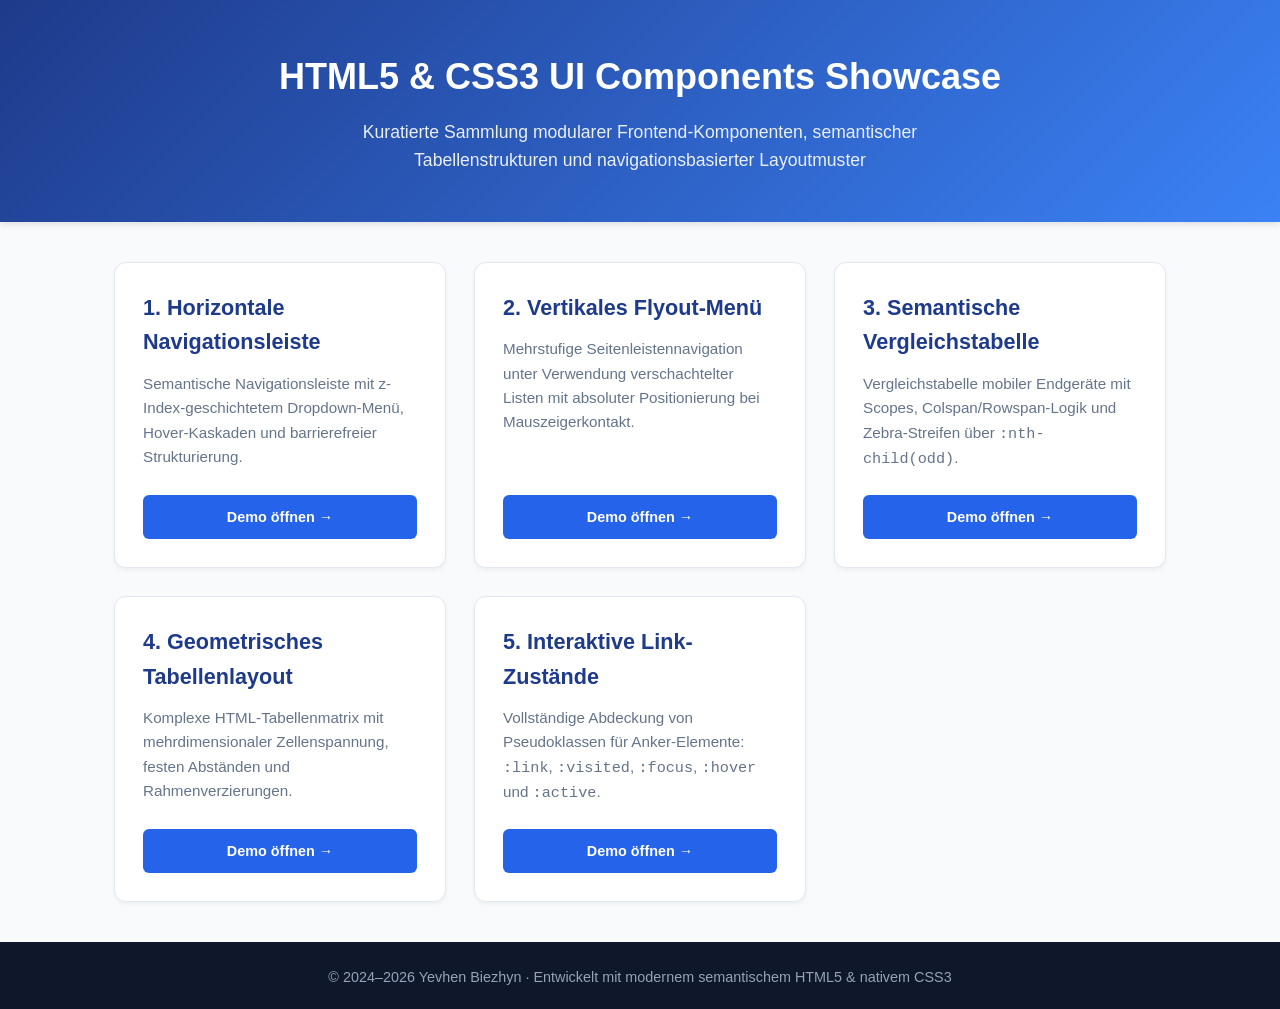
<file: index.html>
<!DOCTYPE html>
<html lang="de">
<head>
    <meta charset="UTF-8">
    <meta name="viewport" content="width=device-width, initial-scale=1.0">
    <title>HTML5 &amp; CSS3 UI Components Showcase</title>
    <link rel="stylesheet" href="css/portal.css">
</head>
<body>
    <header class="header">
        <h1>HTML5 &amp; CSS3 UI Components Showcase</h1>
        <p>Kuratierte Sammlung modularer Frontend-Komponenten, semantischer Tabellenstrukturen und navigationsbasierter Layoutmuster</p>
    </header>

    <main class="container">
        <section class="card-grid">
            <article class="card">
                <h2>1. Horizontale Navigationsleiste</h2>
                <p>Semantische Navigationsleiste mit z-Index-geschichtetem Dropdown-Menü, Hover-Kaskaden und barrierefreier Strukturierung.</p>
                <a href="pages/horizontal-navbar.html" class="btn">Demo öffnen &rarr;</a>
            </article>

            <article class="card">
                <h2>2. Vertikales Flyout-Menü</h2>
                <p>Mehrstufige Seitenleistennavigation unter Verwendung verschachtelter Listen mit absoluter Positionierung bei Mauszeigerkontakt.</p>
                <a href="pages/vertical-menu.html" class="btn">Demo öffnen &rarr;</a>
            </article>

            <article class="card">
                <h2>3. Semantische Vergleichstabelle</h2>
                <p>Vergleichstabelle mobiler Endgeräte mit Scopes, Colspan/Rowspan-Logik und Zebra-Streifen über <code>:nth-child(odd)</code>.</p>
                <a href="pages/device-comparison.html" class="btn">Demo öffnen &rarr;</a>
            </article>

            <article class="card">
                <h2>4. Geometrisches Tabellenlayout</h2>
                <p>Komplexe HTML-Tabellenmatrix mit mehrdimensionaler Zellenspannung, festen Abständen und Rahmenverzierungen.</p>
                <a href="pages/complex-grid-table.html" class="btn">Demo öffnen &rarr;</a>
            </article>

            <article class="card">
                <h2>5. Interaktive Link-Zustände</h2>
                <p>Vollständige Abdeckung von Pseudoklassen für Anker-Elemente: <code>:link</code>, <code>:visited</code>, <code>:focus</code>, <code>:hover</code> und <code>:active</code>.</p>
                <a href="pages/interactive-links.html" class="btn">Demo öffnen &rarr;</a>
            </article>
        </section>
    </main>

    <footer class="footer">
        <p>&copy; 2024–2026 Yevhen Biezhyn &middot; Entwickelt mit modernem semantischem HTML5 &amp; nativem CSS3</p>
    </footer>
</body>
</html>
</file>
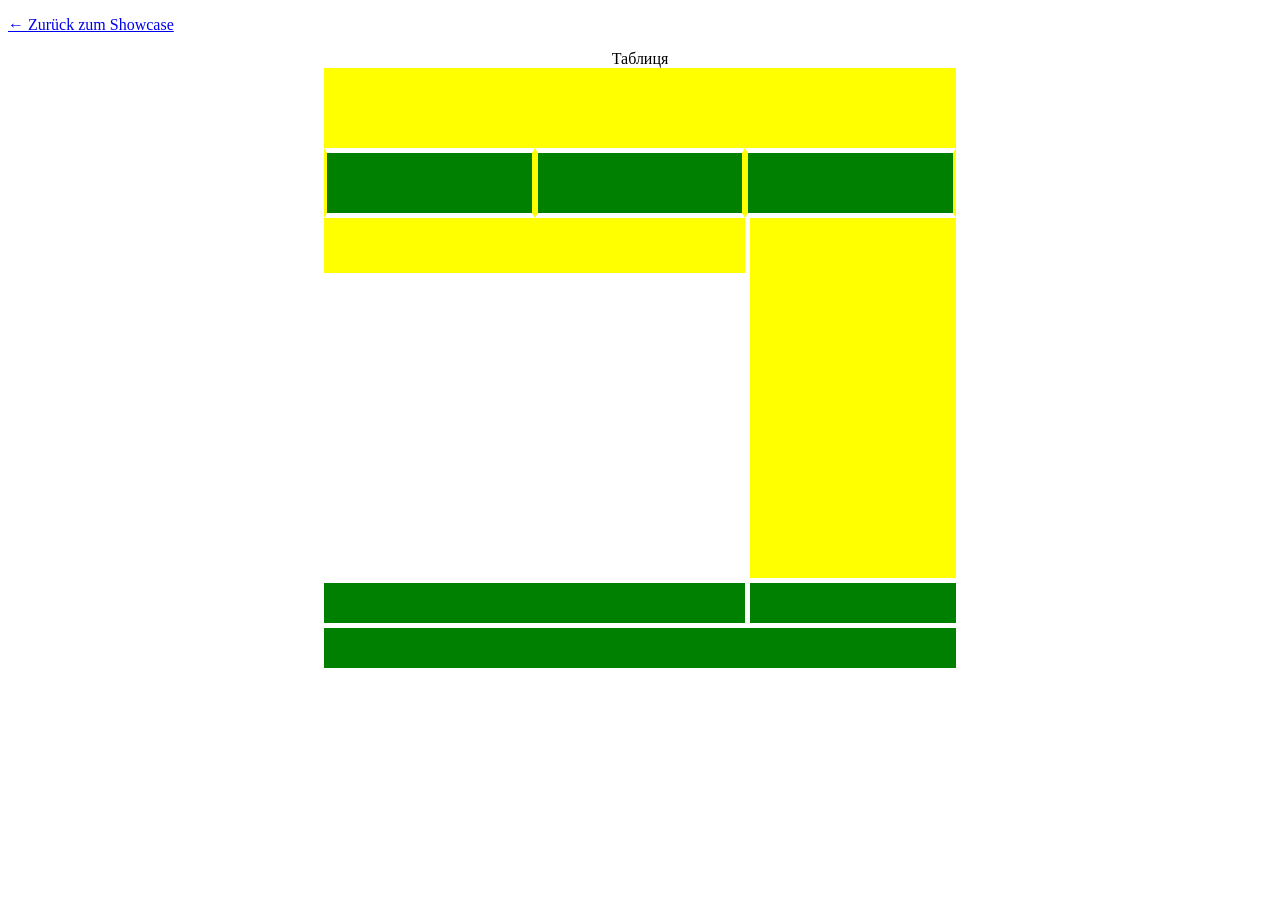
<file: pages/complex-grid-table.html>
<!DOCTYPE html>
<html>
    <head>
        <TITLE>Бєжин Є. В.</TITLE>
        <meta http-equiv="Content-Type" content="text/html; charset=UTF-8">
        <link rel="stylesheet" href="../css/table-layout.css">
    </head>
    <body>
        <p><a href="../index.html">&larr; Zurück zum Showcase</a></p>
        <table>
            <caption>Таблиця</caption>
            <thead>
                <tr>
                    <th colspan="3" class="yellow_top_cell"></th>
                </tr>
                <tr>
                    <th class="green_cell1"></th>
                    <th class="green_cell1"></th>
                    <th class="green_cell1"></th>
                </tr>
            </thead>
            <tbody>
                <tr>
                    <th colspan="2" class="yellow_header_cell">
                    </th>
                    <td class="yellow_cell1"></td>
                </tr>
                <tr>
                    <td rowspan="5" class="white_area_cell"></td>
                    <td rowspan="5" class="white_area_cell"></td>
                    <td class="yellow_cell1"></td>
                </tr>
                <tr>
                    <td class="yellow_cell1"></td>
                </tr>
                <tr>
                    <td class="yellow_cell1"></td>
                </tr>
                <tr>
                    <td class="yellow_cell1"></td>
                </tr>
                <tr>
                    <td class="yellow_cell1"></td>
                </tr>
                <tr>
                    <td colspan="2" class="bottom_green_cell1"></td>
                    <td class="bottom_green_cell2"></td>
                </tr>
                <tr>
                    <th colspan="3" class="green_top_cell"></th>
                </tr>
            </tbody>
        </table>
    </body>
</html>
</file>
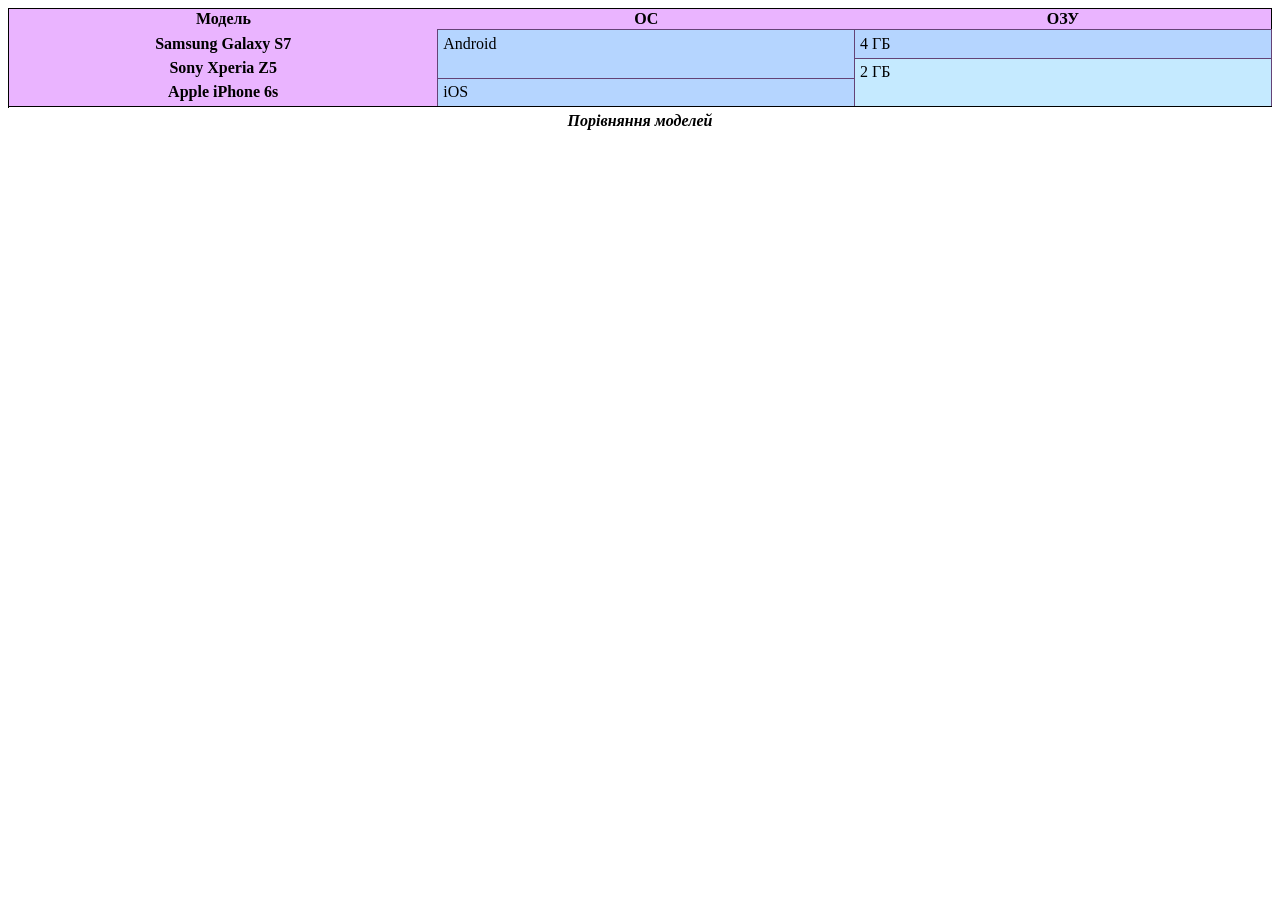
<file: pages/device-comparison.html>
<!DOCTYPE html>
<html>
    <head>
        <TITLE>Бєжин Є. В.</TITLE>
        <meta http-equiv="Content-Type" content="text/html; charset=UTF-8">
        <link rel="stylesheet" href="../css/comparison.css">
    </head>
    <body>
        <table summary="показники ефективності">
            <caption>Порівняння моделей</caption>
            <thead>
                <tr>
                    <th scope="col">Модель</th>
                    <th scope="col">ОС</th>
                    <th scope="col">ОЗУ</th>
                </tr>
            </thead>
            <tbody>
                <tr>
                    <th scope="row">Samsung Galaxy S7</th>
                    <td rowspan="2">Android</td>
                    <td>4 ГБ</td>
                </tr>
                <tr>
                    <th scope="row">Sony Xperia Z5</th>
                    <td rowspan="2">2 ГБ</td>
                </tr>
                <tr>
                    <th scope="row">Apple iPhone 6s</th>
                    <td>iOS</td>
                </tr>
                <tr>
                </tr>
            </tbody>
        </table>
    </body>
</html>
</file>
<file: css/portal.css>
* {
    box-sizing: border-box;
    margin: 0;
    padding: 0;
}

body {
    font-family: -apple-system, BlinkMacSystemFont, "Segoe UI", Roboto, Helvetica, Arial, sans-serif;
    background-color: #f8fafc;
    color: #1e293b;
    line-height: 1.6;
    display: flex;
    flex-direction: column;
    min-height: 100vh;
}

.header {
    background: linear-gradient(135deg, #1e3a8a, #3b82f6);
    color: #ffffff;
    text-align: center;
    padding: 3rem 1.5rem;
    box-shadow: 0 4px 6px -1px rgba(0, 0, 0, 0.1);
}

.header h1 {
    font-size: 2.25rem;
    margin-bottom: 0.75rem;
    font-weight: 700;
}

.header p {
    font-size: 1.1rem;
    max-width: 700px;
    margin: 0 auto;
    opacity: 0.9;
}

.container {
    flex: 1;
    max-width: 1100px;
    width: 100%;
    margin: 2.5rem auto;
    padding: 0 1.5rem;
}

.card-grid {
    display: grid;
    grid-template-columns: repeat(auto-fit, minmax(300px, 1fr));
    gap: 1.75rem;
}

.card {
    background: #ffffff;
    border: 1px solid #e2e8f0;
    border-radius: 12px;
    padding: 1.75rem;
    box-shadow: 0 2px 4px rgba(0, 0, 0, 0.05);
    display: flex;
    flex-direction: column;
    justify-content: space-between;
    transition: transform 0.2s ease, box-shadow 0.2s ease;
}

.card:hover {
    transform: translateY(-4px);
    box-shadow: 0 10px 15px -3px rgba(0, 0, 0, 0.1);
}

.card h2 {
    font-size: 1.35rem;
    color: #1e3a8a;
    margin-bottom: 0.75rem;
}

.card p {
    font-size: 0.95rem;
    color: #64748b;
    margin-bottom: 1.5rem;
    flex-grow: 1;
}

.btn {
    display: inline-block;
    background-color: #2563eb;
    color: #ffffff;
    text-decoration: none;
    padding: 0.65rem 1.25rem;
    border-radius: 6px;
    font-weight: 600;
    font-size: 0.9rem;
    text-align: center;
    transition: background-color 0.2s ease;
}

.btn:hover {
    background-color: #1d4ed8;
}

.footer {
    background-color: #0f172a;
    color: #94a3b8;
    text-align: center;
    padding: 1.5rem;
    font-size: 0.9rem;
}
</file>
<file: css/table-layout.css>
table {
    width: 50%;
    border-spacing: 0;
    margin-left: auto;
    margin-right: auto;
}

td, th {
    width: 33%;
    height: 40px;
    border: 0px solid black;
    margin: 0;
    padding: 0;
}

.yellow_cell1 {
    height: 60px;
    background-color: yellow;
    border-left: 5px solid white;
}

.green_cell1 {
    height: 60px;
    width: auto;
    background-color: green;
    border: 3px solid yellow;
    border-bottom: 5px solid white;
    border-top: 5px solid white;
}

.yellow_cell2 {
    height: 60px;
    background-color: yellow;
    border-bottom: 5px solid white;
    border-top: 5px solid white;
}

.yellow_top_cell {
    height: 80px; background-color: yellow;
}

.yellow_header_cell {
    width: 3px;
    height: 20px; 
    border-bottom: 5px solid white; 
    background-color: yellow;
}

.white_area_cell {
    border: 0px;
    background-color: white;
}

.bottom_green_cell1 {
    height: 40px;
    background-color: green;
    border-top: 5px solid white; border-bottom: 5px solid white; 
}

.bottom_green_cell2 {
    height: 40px;
    background-color: green;
    border-left: 5px solid white; 
    border-top: 5px solid white; border-bottom: 5px solid white; 
}

.green_top_cell {
    height: 40px; background-color: green;
}
</file>
<file: css/comparison.css>
table {
    width: 100%;
    border: 1px solid black;
    border-spacing: 0px;
    border-collapse: collapse;
    caption-side: bottom;
    background: rgba(159, 220, 255, 0.6);
}

tr:nth-child(odd) {
    background: #b5d5ff; /*колір фону непарних стічок*/
}

td, td {
    width: 33%;
    text-align: left;
    vertical-align: top;
    border: 1px solid rgb(100, 67, 118);
    padding: 0.3em;
}

th {
    background: #eab4ff;
}

caption {
    padding: 0.3em;
    font-weight: bold;
    font-style: italic;
}
</file>
